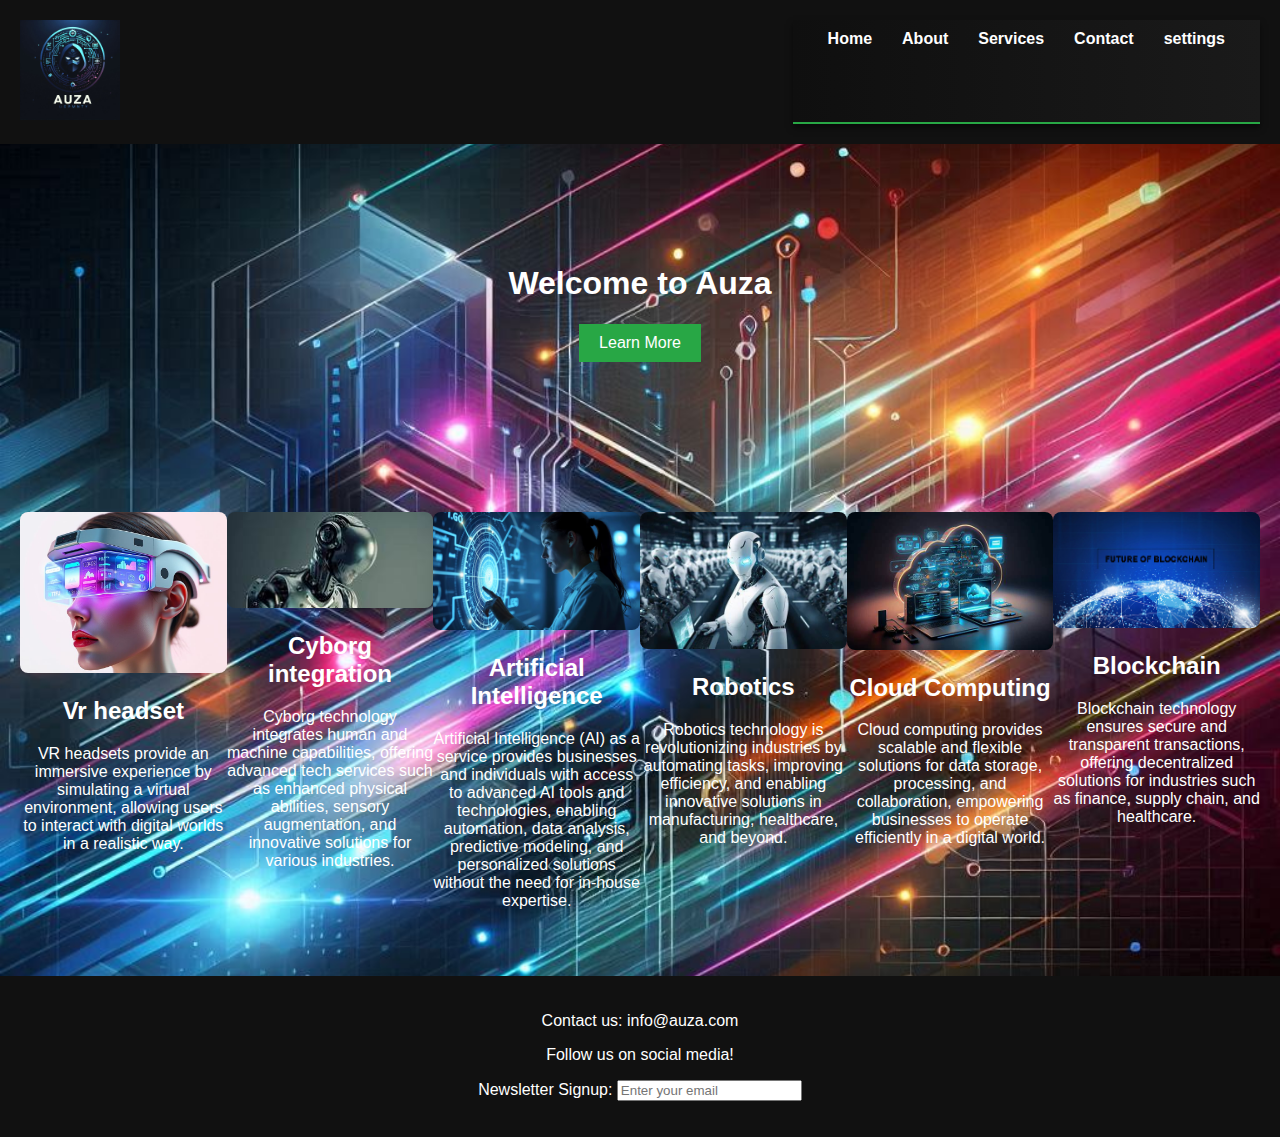
<file: index.html>
<!DOCTYPE html>
<html lang="en">
<head>
    <meta charset="UTF-8">
    <meta name="viewport" content="width=device-width, initial-scale=1.0">
    <title>Auza - Teach Company</title>
     <link rel="stylesheet" href="Styles/Styles.css">
</head>
<body>
  

<header>
    <div>
        <img src="images/a logo design for Auza, a tech company, with dark themes.png" alt="" width="100px">
</div> 

    <nav>
        <a href="index.html">Home</a>
        <a href="about us.html">About</a>
        <a href="Project.html">Services</a>
        <a href="contact us.html">Contact</a>
        <a href="">settings</a>

    </nav>
</header>

<section class="hero">
    <h1>Welcome to Auza</h1>
    <div class="cta">
        <button onclick="showLearnMore()">Learn More</button>
    </div>
    <div id="learn-more-content" style="display: none; margin-top: 20px;">
        <p>At Auza, we are dedicated to pushing the boundaries of technology. Our team of experts specializes in cutting-edge solutions, including virtual reality, cyborg integration, and artificial intelligence. Join us on our journey to innovate and transform the future.</p>
    </div>
    <script>
        function showLearnMore() {
            const content = document.getElementById('learn-more-content');
            content.style.display = content.style.display === 'none' ? 'block' : 'none';
        }
    </script></div>
</section>

<section class="features">
    <div class="feature">
        <img src="images/vr.jpg" alt="vr headset">
        <h2>Vr headset</h2>
        <p>VR headsets provide an immersive experience by simulating a virtual environment, allowing users to interact with digital worlds in a realistic way.</p>
    </div>
    <div class="feature">
        <img src="images/cyborg2.jpg" alt="cyborg" style="width: 100%; height: auto;">
        <h2>Cyborg integration</h2>
        <p>Cyborg technology integrates human and machine capabilities, offering advanced tech services such as enhanced physical abilities, sensory augmentation, and innovative solutions for various industries.</p>
    </div>
    <div class="feature">
        <img src="images/Ai.avif" alt="Artificial Intelligence">
        <h2>Artificial Intelligence</h2>
        <p>Artificial Intelligence (AI) as a service provides businesses and individuals with access to advanced AI tools and technologies, enabling automation, data analysis, predictive modeling, and personalized solutions without the need for in-house expertise.</p>
    </div>
    <div class="feature">
        <img src="images/robotics.jpg" alt="Robotics">
        <h2>Robotics</h2>
        <p>Robotics technology is revolutionizing industries by automating tasks, improving efficiency, and enabling innovative solutions in manufacturing, healthcare, and beyond.</p>
    </div>
    <div class="feature">
        <img src="images/cloud computing.jpg" alt="Cloud Computing">
        <h2>Cloud Computing</h2>
        <p>Cloud computing provides scalable and flexible solutions for data storage, processing, and collaboration, empowering businesses to operate efficiently in a digital world.</p>
    </div>
    <div class="feature">
        <img src="images/future-of-Blockchain.jpg" alt="Blockchain">
        <h2>Blockchain</h2>
        <p>Blockchain technology ensures secure and transparent transactions, offering decentralized solutions for industries such as finance, supply chain, and healthcare.</p>
    </div>
</section>

<footer>
    <p>Contact us: info@auza.com</p>
    <p>Follow us on social media!</p>
    <p>Newsletter Signup: <input type="email" placeholder="Enter your email"></p>
</footer>

</body>
</html>
</file>
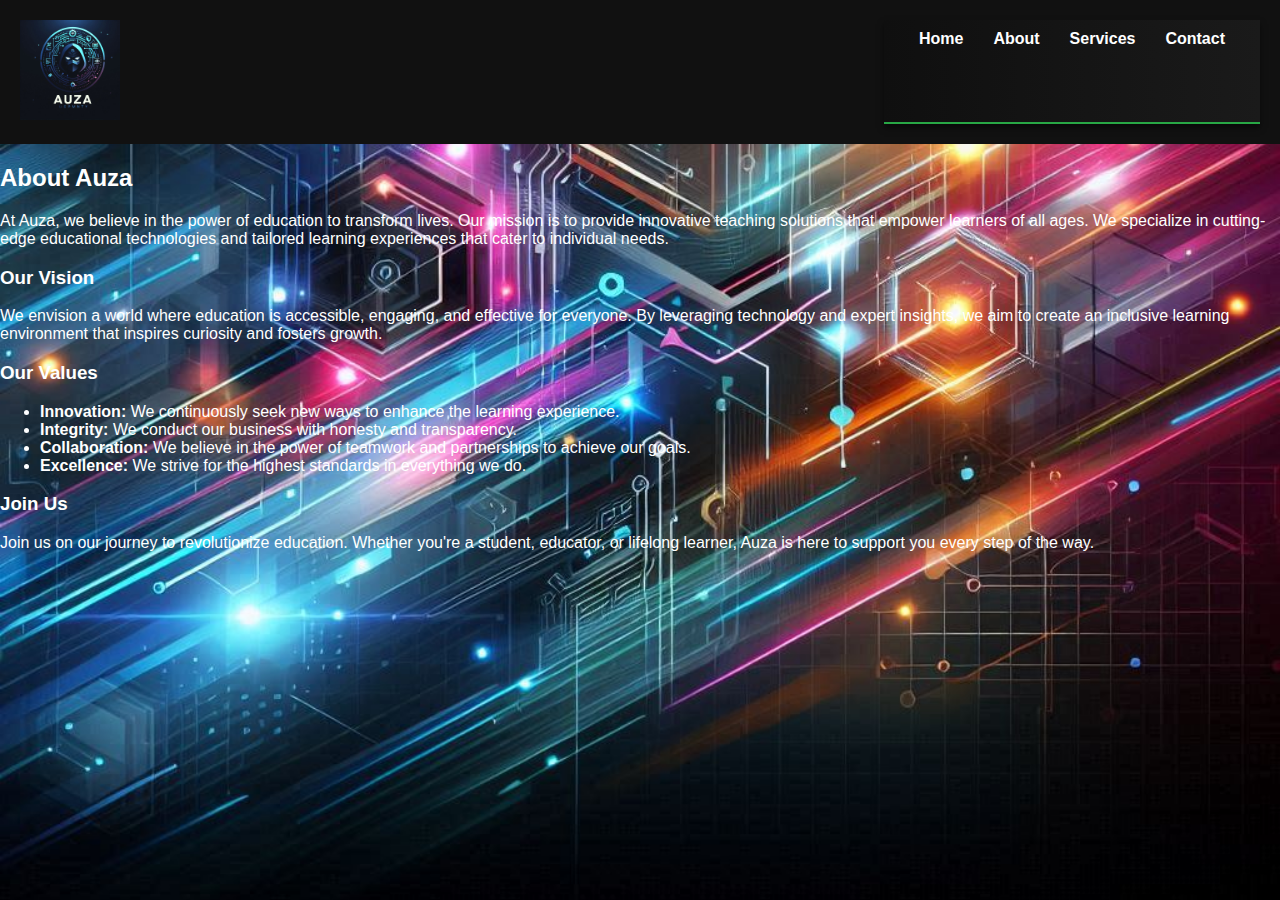
<file: about us.html>
<!DOCTYPE html>
<html lang="en">
<head>
    <meta charset="UTF-8">
    <meta name="viewport" content="width=device-width, initial-scale=1.0">
    <title>Document</title>
    <link rel="stylesheet" href="Styles/Styles.css">
</head>
<body>
    <header>
        <div>
            <img src="images/a logo design for Auza, a tech company, with dark themes.png" alt="" width="100px">    
        </div>
        <nav>
            <a href="index.html">Home</a>
            <a href="about us.html">About</a>
            <a href="Project.html">Services</a>
            <a href="contact us.html">Contact</a>
        </nav>
    </header>
</body>
</html>

<section class="about">
    <h2>About Auza</h2>
    <p>At Auza, we believe in the power of education to transform lives. Our mission is to provide innovative teaching solutions that empower learners of all ages. We specialize in cutting-edge educational technologies and tailored learning experiences that cater to individual needs.</p>
    
    <h3>Our Vision</h3>
    <p>We envision a world where education is accessible, engaging, and effective for everyone. By leveraging technology and expert insights, we aim to create an inclusive learning environment that inspires curiosity and fosters growth.</p>
    
    <h3>Our Values</h3>
    <ul>
        <li><strong>Innovation:</strong> We continuously seek new ways to enhance the learning experience.</li>
        <li><strong>Integrity:</strong> We conduct our business with honesty and transparency.</li>
        <li><strong>Collaboration:</strong> We believe in the power of teamwork and partnerships to achieve our goals.</li>
        <li><strong>Excellence:</strong> We strive for the highest standards in everything we do.</li>
    </ul>
    
    <h3>Join Us</h3>
    <p>Join us on our journey to revolutionize education. Whether you're a student, educator, or lifelong learner, Auza is here to support you every step of the way.</p>
</section>
</file>
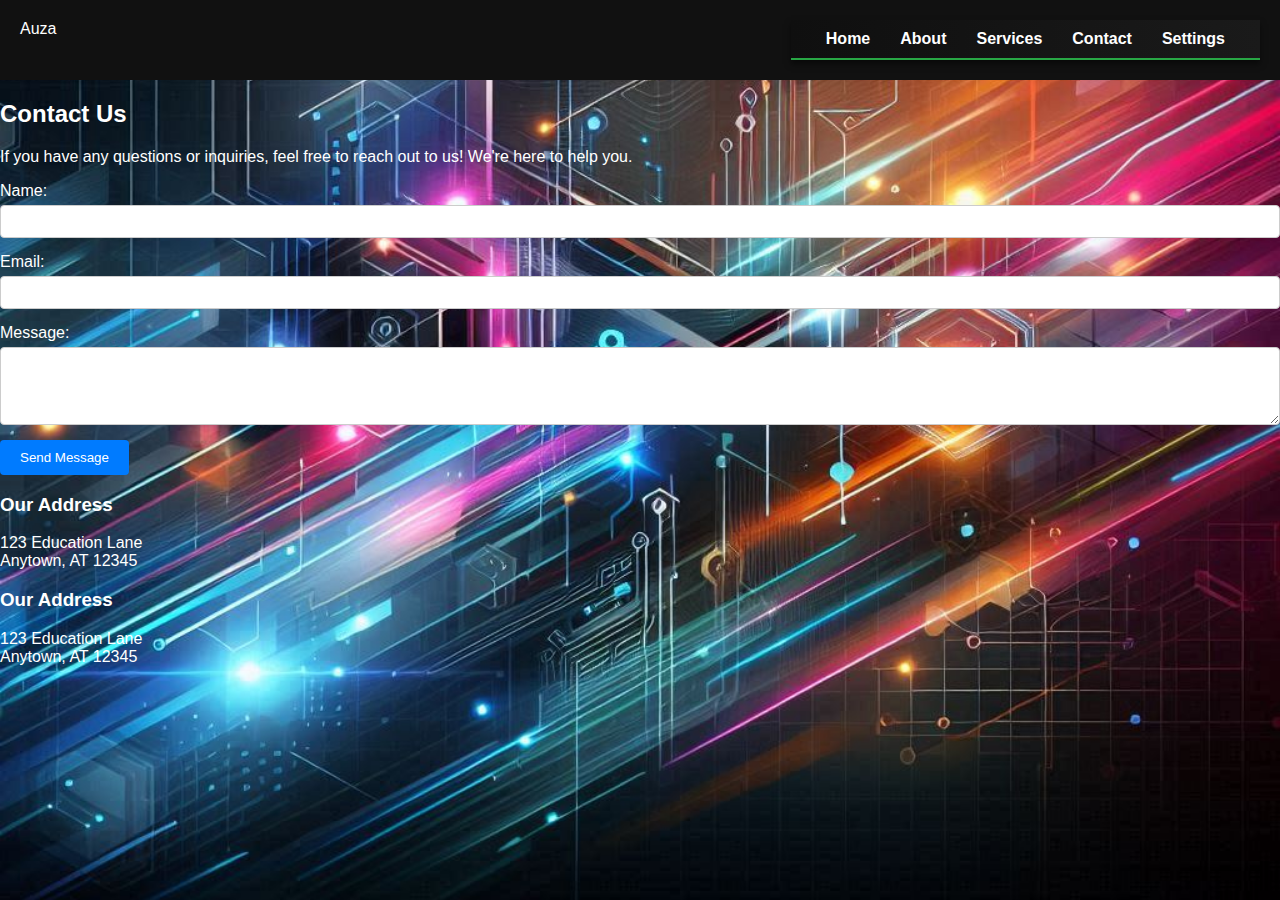
<file: contact us.html>
<!DOCTYPE html>
<html lang="en">
<head>
    <meta charset="UTF-8">
    <meta name="viewport" content="width=device-width, initial-scale=1.0">
    <title>Document</title>
    <link rel="stylesheet" href="Styles/Styles.css">
</head>
<body>
    <header>
        <div class="logo">Auza</div>
        <nav>
            <a href="index.html">Home</a>
            <a href="about us.html">About</a>
            <a href="Project.html">Services</a>
            <a href="contact us.html">Contact</a>
            <a href="settings.html">Settings</a>
        </nav>
    </header>
    <section class="contact">
        <h2>Contact Us</h2>
        <p>If you have any questions or inquiries, feel free to reach out to us! We're here to help you.</p>
        
        <form action="#" method="POST">
            <div class="form-group" style="display: flex; flex-direction: column; margin-bottom: 15px;">
                <label for="name" style="margin-bottom: 5px;">Name:</label>
                <input type="text" id="name" name="name" required style="padding: 8px; border: 1px solid #ccc; border-radius: 4px;">
            </div>
            <div class="form-group" style="display: flex; flex-direction: column; margin-bottom: 15px;">
                <label for="email" style="margin-bottom: 5px;">Email:</label>
                <input type="email" id="email" name="email" required style="padding: 8px; border: 1px solid #ccc; border-radius: 4px;">
            </div>
            <div class="form-group" style="display: flex; flex-direction: column; margin-bottom: 15px;">
                <label for="message" style="margin-bottom: 5px;">Message:</label>
                <textarea id="message" name="message" rows="4" required style="padding: 8px; border: 1px solid #ccc; border-radius: 4px;"></textarea>
            </div>
            <button type="submit" style="padding: 10px 20px; background-color: #007BFF; color: white; border: none; border-radius: 4px; cursor: pointer;">Send Message</button>
        </form>
        
        <div class="contact-info">
            <h3>Our Address</h3>
            <p>123 Education Lane<br>Anytown, AT 12345</p>
        </div>
    </section>
</body>
</html>
<section class="contact">
    
    <div class="contact-info">
        <h3>Our Address</h3>
        <p>123 Education Lane<br>Anytown, AT 12345
</file>
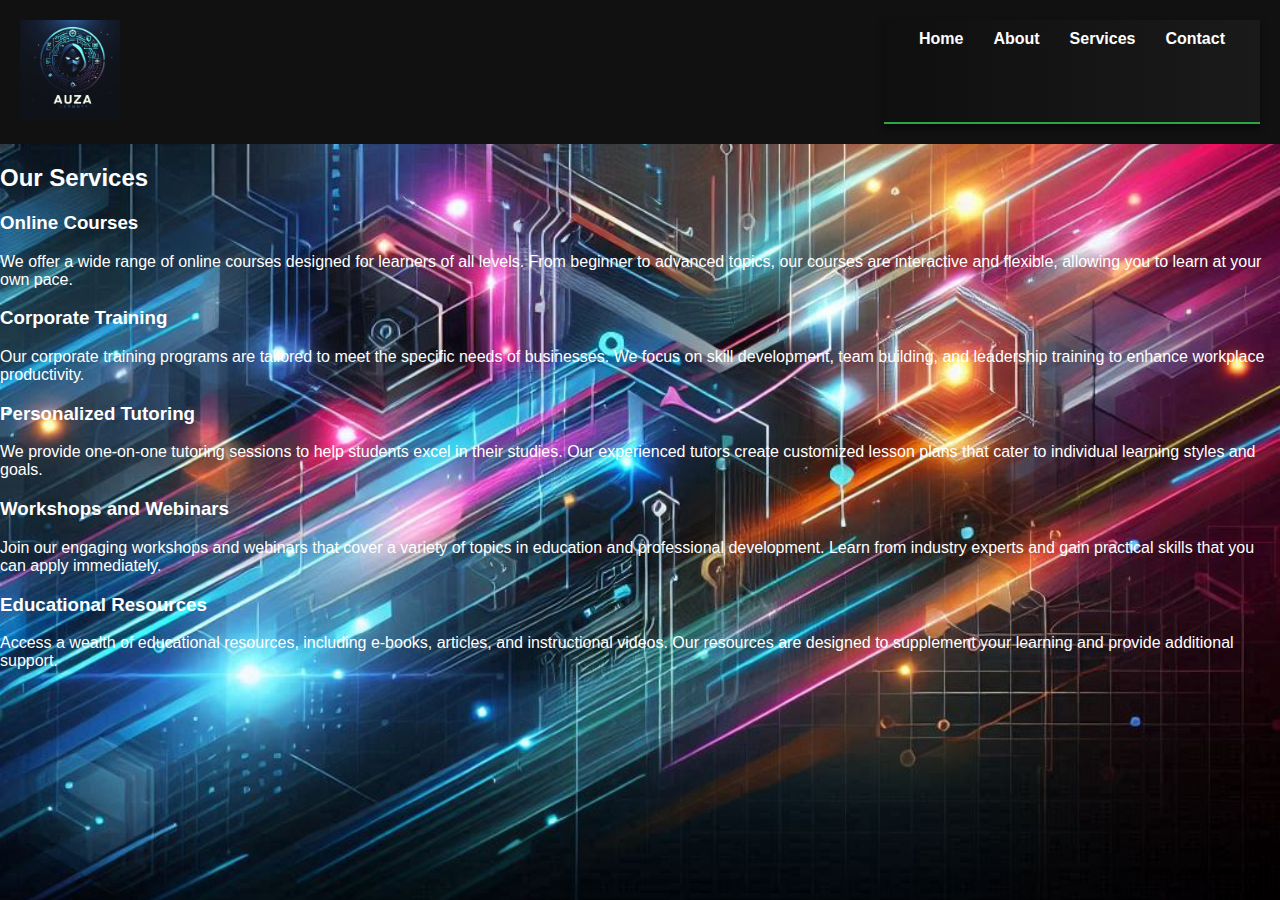
<file: Project.html>
<!DOCTYPE html>
<html lang="en">
<head>
    <meta charset="UTF-8">
    <meta name="viewport" content="width=device-width, initial-scale=1.0">
    <title>Document</title>
    <link rel="stylesheet" href="Styles/Styles.css">
</head>
<body>
    <header>
        <div>
            <img src="images/a logo design for Auza, a tech company, with dark themes.png" alt="" width="100px">
        </div>
        <nav>
            <a href="index.html">Home</a>
            <a href="about us.html">About</a>
            <a href="Project.html">Services</a>
            <a href="contact us.html">Contact</a>
        </nav>
    </header>
    
</body>
</html>
<section class="services">
    <h2>Our Services</h2>
    <div class="service">
        <h3>Online Courses</h3>
        <p>We offer a wide range of online courses designed for learners of all levels. From beginner to advanced topics, our courses are interactive and flexible, allowing you to learn at your own pace.</p>
    </div>
    <div class="service">
        <h3>Corporate Training</h3>
        <p>Our corporate training programs are tailored to meet the specific needs of businesses. We focus on skill development, team building, and leadership training to enhance workplace productivity.</p>
    </div>
    <div class="service">
        <h3>Personalized Tutoring</h3>
        <p>We provide one-on-one tutoring sessions to help students excel in their studies. Our experienced tutors create customized lesson plans that cater to individual learning styles and goals.</p>
    </div>
    <div class="service">
        <h3>Workshops and Webinars</h3>
        <p>Join our engaging workshops and webinars that cover a variety of topics in education and professional development. Learn from industry experts and gain practical skills that you can apply immediately.</p>
    </div>
    <div class="service">
        <h3>Educational Resources</h3>
        <p>Access a wealth of educational resources, including e-books, articles, and instructional videos. Our resources are designed to supplement your learning and provide additional support.</p>
    </div>
</section>
</file>
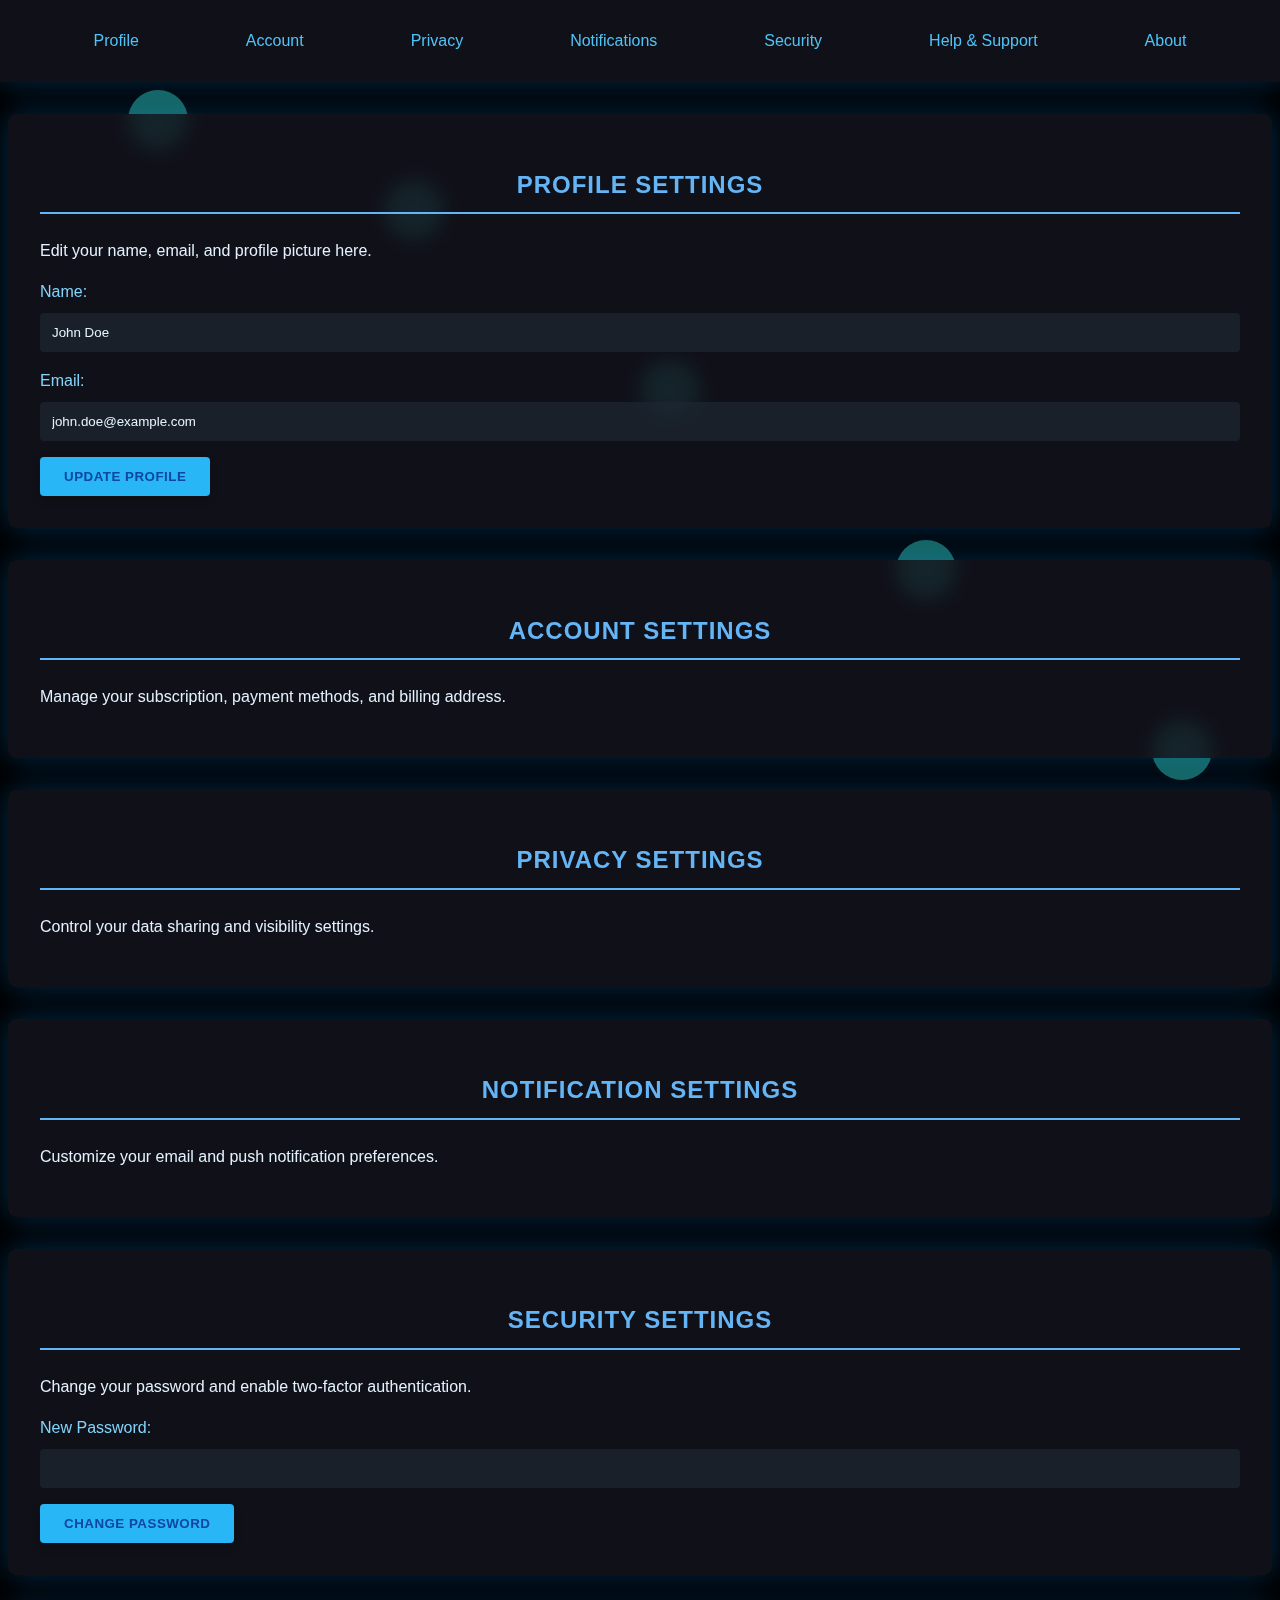
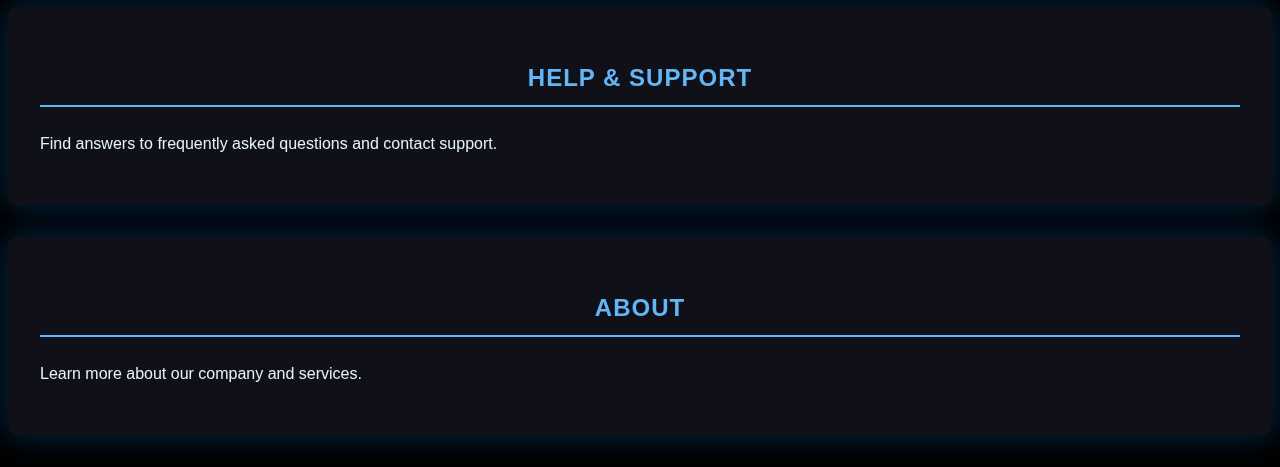
<file: settings.html>
<!DOCTYPE html>
<html>

<head>
    <title>Settings Page</title>
    <meta name="viewport" content="width=device-width, initial-scale=1.0">
    <style>
        body {
            font-family: 'Segoe UI', Tahoma, Geneva, Verdana, sans-serif;
            margin: 0;
            background-color: #000;
            color: #fff;
            line-height: 1.6;
            overflow-x: hidden; /* Prevent horizontal scroll */
        }

        /* Navigation Bar */
        nav {
            background-color: rgba(20, 20, 30, 0.8);
            color: #fff;
            padding: 1rem 0;
            box-shadow: 0 0 30px rgba(0, 150, 255, 0.3);
            backdrop-filter: blur(10px);
            position: sticky;
            top: 0;
            z-index: 100; /* Ensure it stays on top */
        }

        nav ul {
            list-style: none;
            padding: 0;
            margin: 0;
            display: flex;
            justify-content: space-around;
            align-items: center;
            max-width: 1200px;
            margin: 0 auto;
        }

        nav li a {
            text-decoration: none;
            color: #4FC3F7;
            padding: 0.75rem 1rem;
            border-radius: 0.25rem;
            transition: color 0.3s ease;
            display: block;
            font-weight: 500;
        }

        nav li a:hover {
            color: #03A9F4;
            text-decoration: underline;
        }

        /* Section Styling */
        section {
            padding: 2rem;
            max-width: 1200px;
            margin: 2rem auto;
            background-color: rgba(20, 20, 30, 0.8);
            border-radius: 0.5rem;
            box-shadow: 0 0 30px rgba(0, 150, 255, 0.3);
            backdrop-filter: blur(10px);
        }

        section h2 {
            color: #64B5F6;
            margin-bottom: 1.5rem;
            border-bottom: 2px solid #64B5F6;
            padding-bottom: 0.5rem;
            font-weight: 600;
            text-transform: uppercase;
            letter-spacing: 1px;
            text-align: center;
        }

        section p {
            margin-bottom: 1rem;
            color: #E3F2FD;
        }

        /* Form Elements */
        label {
            display: block;
            margin-bottom: 0.5rem;
            color: #81D4FA;
            font-weight: 500;
        }

        input[type="text"],
        input[type="email"],
        input[type="password"] {
            width: 100%;
            padding: 0.75rem;
            margin-bottom: 1rem;
            border: none;
            border-radius: 0.25rem;
            background-color: rgba(30, 40, 50, 0.7);
            color: #E3F2FD;
            box-sizing: border-box;
        }

        input[type="text"]:focus,
        input[type="email"]:focus,
        input[type="password"]:focus {
            outline: none;
            background-color: rgba(50, 60, 70, 0.9);
            border-bottom: 2px solid #64B5F6;
        }

        button {
            background-color: #29B6F6;
            color: #0D47A1;
            padding: 0.75rem 1.5rem;
            border: none;
            border-radius: 0.25rem;
            cursor: pointer;
            transition: background-color 0.3s ease, transform 0.3s ease;
            font-weight: 600;
            text-transform: uppercase;
            letter-spacing: 0.5px;
            box-shadow: 0 4px 8px rgba(0, 0, 0, 0.2);
        }

        button:hover {
            background-color: #03A9F4;
            transform: translateY(-2px);
        }

        /* Responsive Design */
        @media (max-width: 768px) {
            nav ul {
                flex-direction: column;
                align-items: stretch;
            }

            nav li a {
                text-align: center;
                padding: 0.75rem;
            }

            section {
                padding: 1.5rem;
                margin: 1rem;
            }
        }

        /* Background Animation (Optional - Add to body if desired) */
        .bg-animation {
            position: fixed;
            top: 0;
            left: 0;
            width: 100%;
            height: 100%;
            z-index: -1;
            overflow: hidden;
        }

        .bg-animation span {
            width: 60px;
            height: 60px;
            border-radius: 50%;
            background: #26A69A;
            opacity: 0.6;
            position: absolute;
            animation: animate 4s linear infinite;
        }

        .bg-animation span:nth-child(1) {
            top: 10%;
            left: 10%;
            animation-delay: 0s;
        }

        .bg-animation span:nth-child(2) {
            top: 20%;
            left: 30%;
            animation-delay: 1s;
        }

        .bg-animation span:nth-child(3) {
            top: 40%;
            left: 50%;
            animation-delay: 2s;
        }

        .bg-animation span:nth-child(4) {
            top: 60%;
            left: 70%;
            animation-delay: 3s;
        }

        .bg-animation span:nth-child(5) {
            top: 80%;
            left: 90%;
            animation-delay: 0.5s;
        }

        @keyframes animate {
            0% {
                transform: translateY(0) scale(1);
            }

            100% {
                transform: translateY(-100px) scale(0);
            }
        }
    </style>
</head>

<body>

    <div class="bg-animation">
        <span></span>
        <span></span>
        <span></span>
        <span></span>
        <span></span>
    </div>

    <nav>
        <ul>
            <li><a href="#profile">Profile</a></li>
            <li><a href="#account">Account</a></li>
            <li><a href="#privacy">Privacy</a></li>
            <li><a href="#notifications">Notifications</a></li>
            <li><a href="#security">Security</a></li>
            <li><a href="#help">Help & Support</a></li>
            <li><a href="#about">About</a></li>
        </ul>
    </nav>

    <section id="profile">
        <h2>Profile Settings</h2>
        <p>Edit your name, email, and profile picture here.</p>
        <label for="name">Name:</label>
        <input type="text" id="name" name="name" value="John Doe">
        <label for="email">Email:</label>
        <input type="email" id="email" name="email" value="john.doe@example.com">
        <button>Update Profile</button>
    </section>

    <section id="account">
        <h2>Account Settings</h2>
        <p>Manage your subscription, payment methods, and billing address.</p>
        <!-- Add your account settings form elements here -->
    </section>

    <section id="privacy">
        <h2>Privacy Settings</h2>
        <p>Control your data sharing and visibility settings.</p>
        <!-- Add your privacy settings form elements here -->
    </section>

    <section id="notifications">
        <h2>Notification Settings</h2>
        <p>Customize your email and push notification preferences.</p>
        <!-- Add your notification settings form elements here -->
    </section>

    <section id="security">
        <h2>Security Settings</h2>
        <p>Change your password and enable two-factor authentication.</p>
        <label for="password">New Password:</label>
        <input type="password" id="password" name="password">
        <button>Change Password</button>
    </section>

    <section id="help">
        <h2>Help & Support</h2>
        <p>Find answers to frequently asked questions and contact support.</p>
        <!-- Add your help and support content here -->
    </section>

    <section id="about">
        <h2>About</h2>
        <p>Learn more about our company and services.</p>
        <!-- Add your about content here -->
    </section>

</body>

</html>
</file>
<file: Styles/Styles.css>
body {
    margin: 0;
    background-image: url(../images/background\ design\ of\ a\ technology\ website.png);
    background-size: cover;
    background-position: center;
    font-family: Arial, sans-serif;
    background-color: #000;
    color: #fff;
    animation: fadeIn 2s ease-in-out;
}

@keyframes fadeIn {
    from {
        opacity: 0;
    }
    to {
        opacity: 1;
    }
}

nav a:hover {
    color: #28a745;
    text-decoration: underline;
    transition: color 0.3s ease, text-decoration 0.3s ease;
}

.cta button:hover {
    background: #218838;
    transform: scale(1.1);
    transition: background 0.3s ease, transform 0.3s ease;
}

.feature img:hover {
    transform: scale(1.05);
    transition: transform 0.3s ease;
}

header img {
    animation: logoBounce 3s infinite ease-in-out;
}

@keyframes logoBounce {
    0%, 100% {
        transform: translateY(0);
    }
    50% {
        transform: translateY(-10px);
    }
}

nav {
    display: flex;
    justify-content: center;
    background: linear-gradient(90deg, #0f0f0f, #1a1a1a);
    padding: 10px 20px;
    box-shadow: 0 4px 6px rgba(0, 0, 0, 0.5);
    border-bottom: 2px solid #28a745;
}

nav a {
    color: #28a745;
    text-decoration: none;
    margin: 0 15px;
    font-weight: bold;
    font-size: 16px;
    position: relative;
}

nav a::after {
    content: "";
    display: block;
    width: 0;
    height: 2px;
    background: #28a745;
    transition: width 0.3s;
    position: absolute;
    bottom: -5px;
    left: 0;
}

nav a:hover::after {
    width: 100%;
}

header img {
    animation: logoBounce 3s infinite ease-in-out;
}
header {
    display: flex;
    justify-content: space-between;
    padding: 20px;
    background: #111;
}
nav a {
    color: #fff;
    text-decoration: none;
    margin: 0 15px;
}
.hero {
    text-align: center;
    padding: 100px 20px;
}


.cta {
    margin-top: 20px
}
.cta button {
    padding: 10px 20px;
    background: #28a745;
    border: none;
    color: #fff;
    cursor: pointer;
    font-size: 16px;
}
.features {
    display: flex;
    justify-content: space-around;
    padding: 50px 20px;
}
.feature {
    text-align: center;
    width: 30%;
}
.feature img {
    width: 100%;
    height: auto;
    border-radius: 8px;
}
footer {
    text-align: center;
    padding: 20px;
    background: #111;
}
</file>
